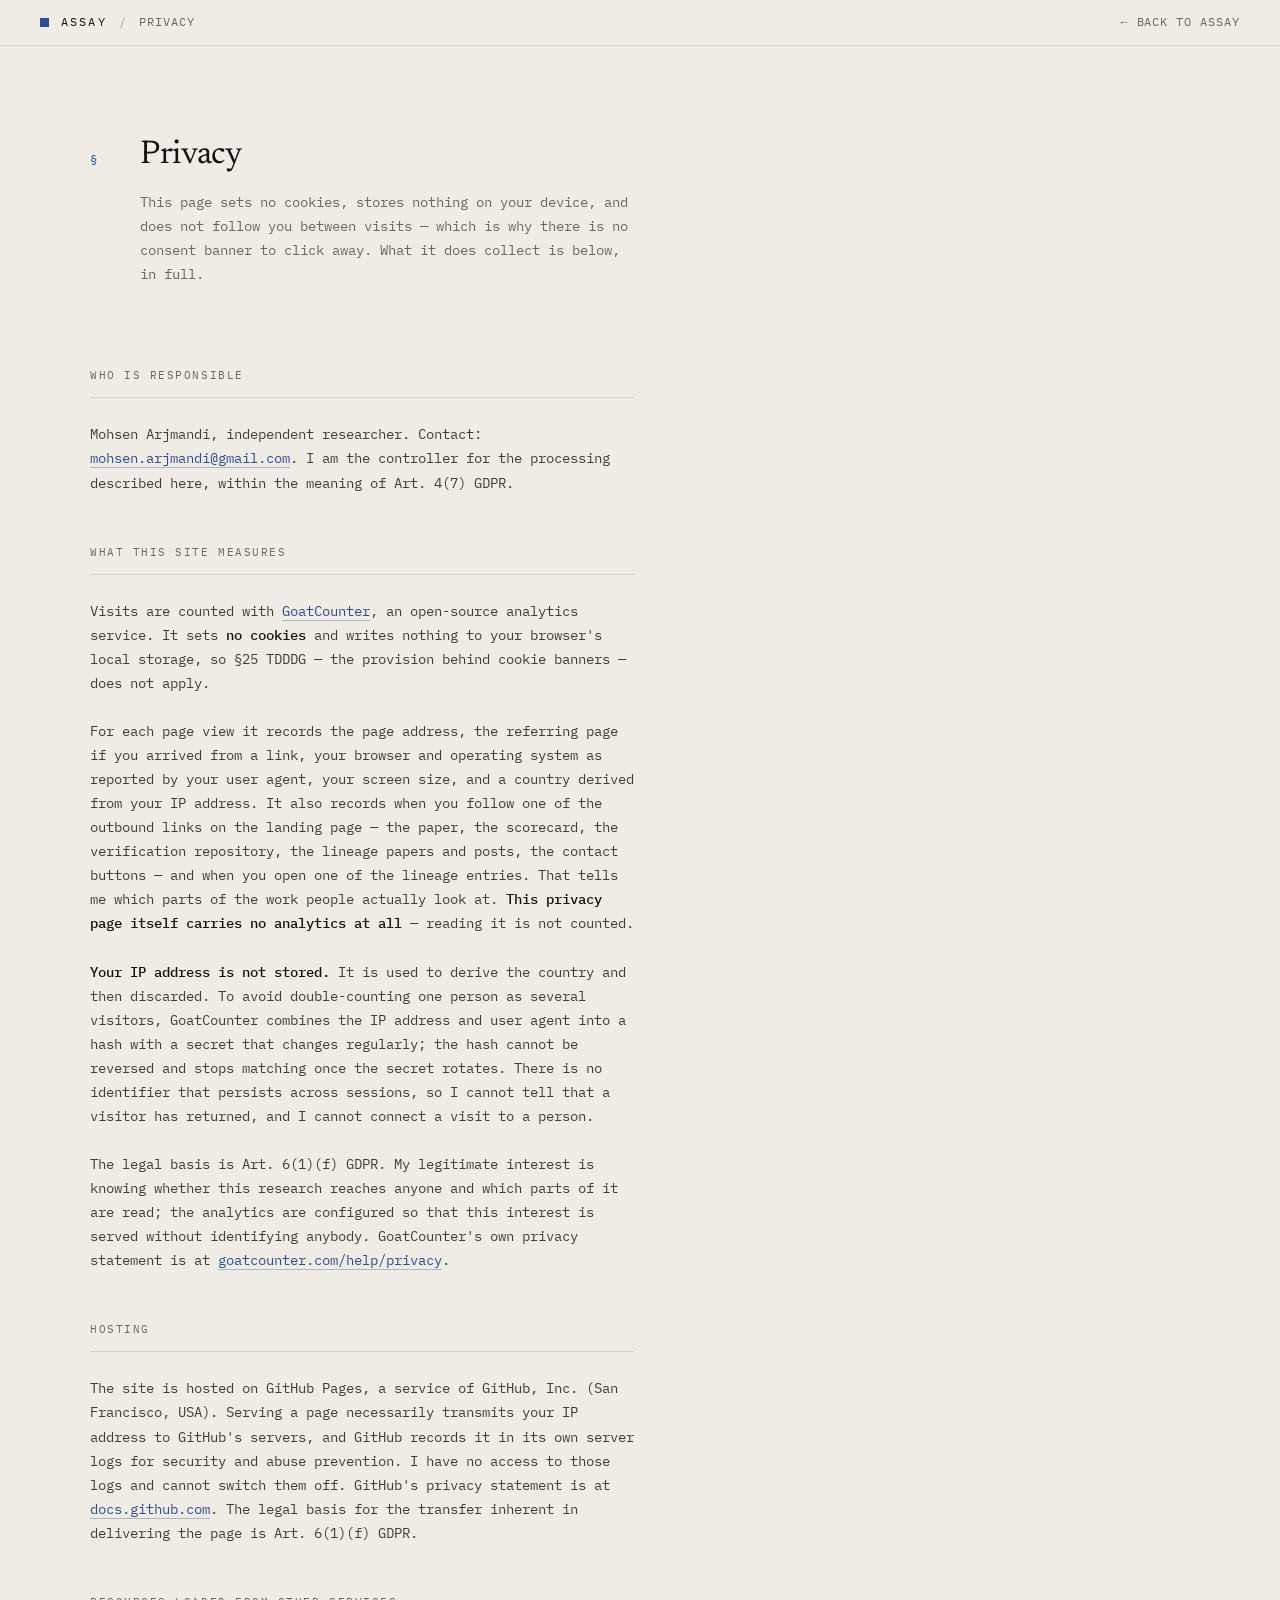
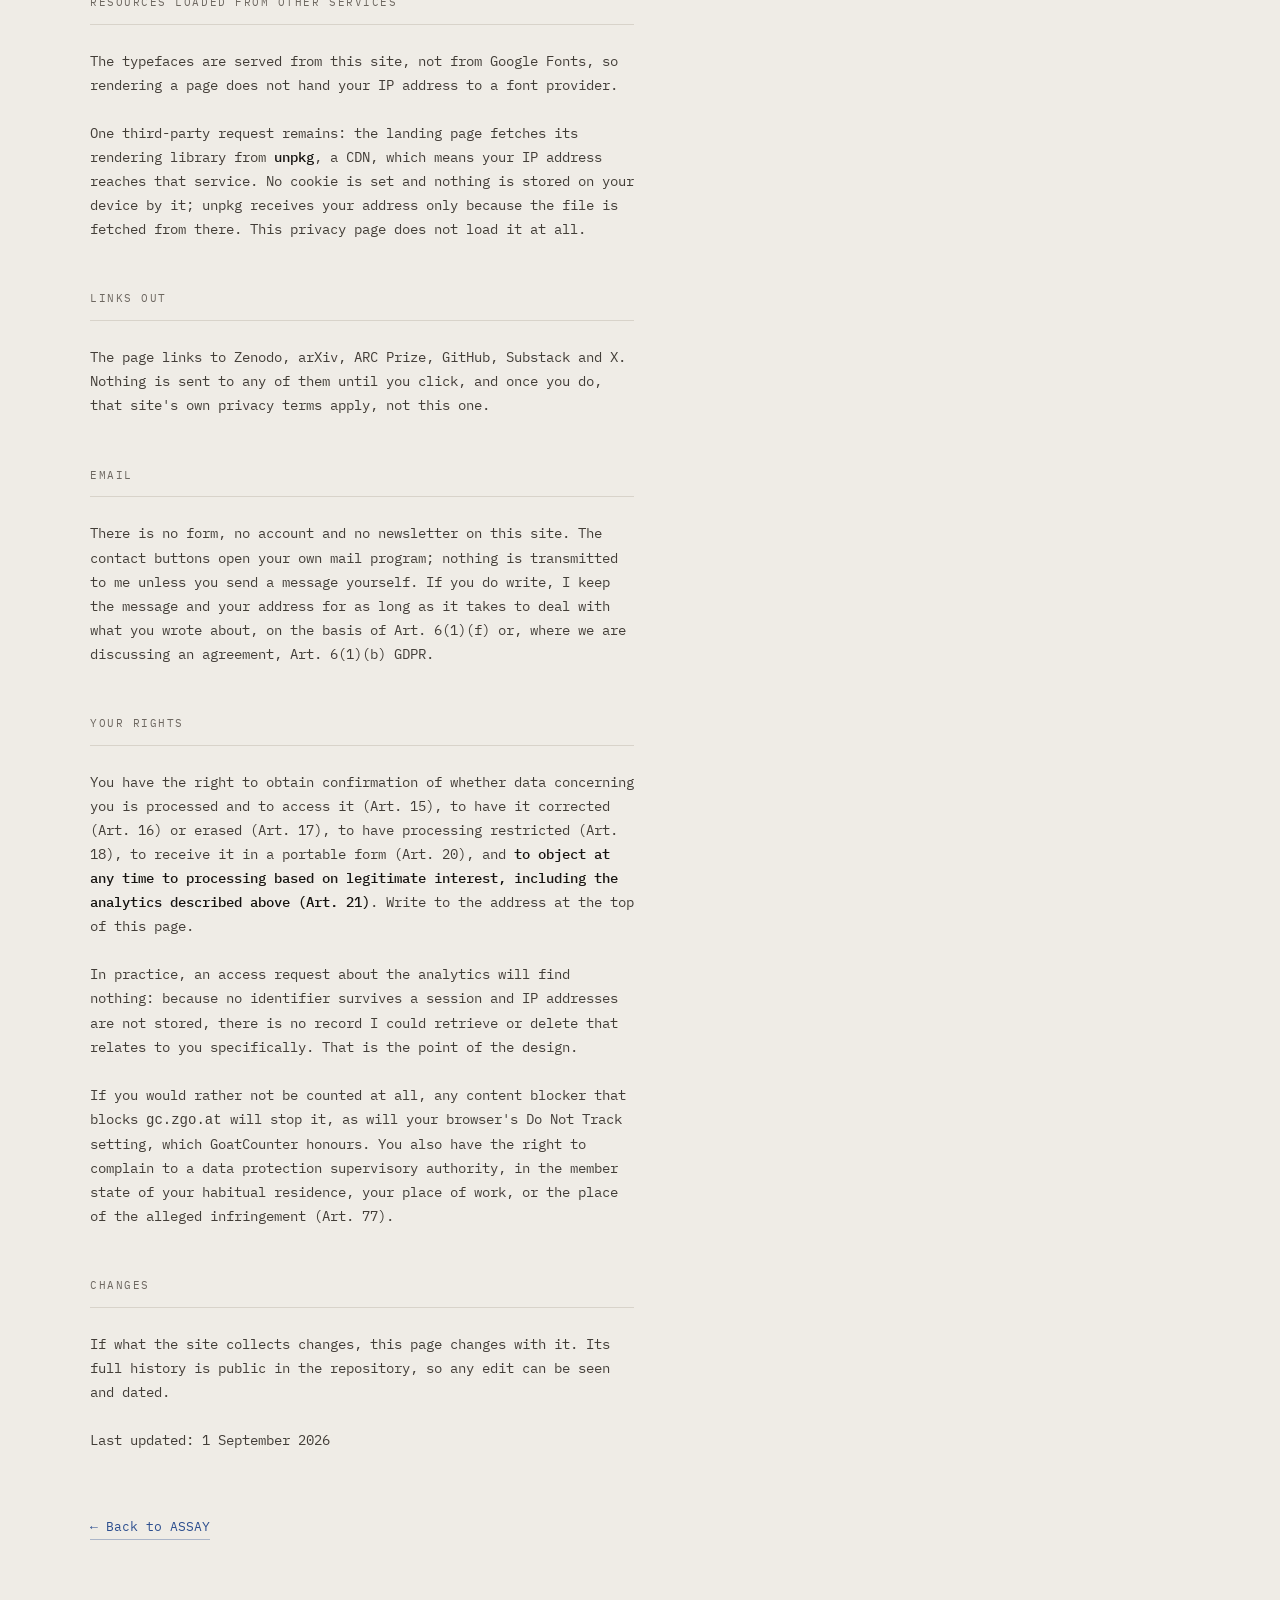
<file: privacy.html>
<!DOCTYPE html>
<html lang="en">
<head>
<meta charset="utf-8">
<meta name="viewport" content="width=device-width, initial-scale=1">
<title>Privacy — ASSAY</title>
<meta name="description" content="What this site measures and what it does not. No cookies, no tracking between sessions, no consent banner." />
<meta name="robots" content="noindex" />
<link rel="preload" as="font" type="font/woff2" crossorigin href="./fonts/ibm-plex-mono-latin-400.woff2">
<link rel="preload" as="font" type="font/woff2" crossorigin href="./fonts/newsreader-latin-var.woff2">
<link rel="stylesheet" href="./styles.css">
</head>
<body>
<div class="page">

  <div class="nav">
    <div class="nav__brand">
      <span class="nav__mark"></span>
      <span class="nav__name">ASSAY</span>
      <span class="nav__sep">/</span>
      <span class="nav__tag">privacy</span>
    </div>
    <div class="nav__links">
      <a href="./index.html">← Back to ASSAY</a>
    </div>
  </div>

  <section>
    <div class="wrap">
      <div class="shead">
        <span class="shead__num">§</span>
        <div>
          <h1 class="h2">Privacy</h1>
          <p class="lede">This page sets no cookies, stores nothing on your device, and does not follow you between visits — which is why there is no consent banner to click away. What it does collect is below, in full.</p>
        </div>
      </div>

      <div class="prose">

        <div class="psec">
          <span class="eyebrow">Who is responsible</span>
          <p>Mohsen Arjmandi, independent researcher. Contact: <a href="mailto:mohsen.arjmandi@gmail.com">mohsen.arjmandi@gmail.com</a>. I am the controller for the processing described here, within the meaning of Art. 4(7) GDPR.</p>
        </div>

        <div class="psec">
          <span class="eyebrow">What this site measures</span>
          <p>Visits are counted with <a href="https://www.goatcounter.com" target="_blank" rel="noopener">GoatCounter</a>, an open-source analytics service. It sets <strong>no cookies</strong> and writes nothing to your browser's local storage, so §25 TDDDG — the provision behind cookie banners — does not apply.</p>
          <p>For each page view it records the page address, the referring page if you arrived from a link, your browser and operating system as reported by your user agent, your screen size, and a country derived from your IP address. It also records when you follow one of the outbound links on the landing page — the paper, the scorecard, the verification repository, the lineage papers and posts, the contact buttons — and when you open one of the lineage entries. That tells me which parts of the work people actually look at. <strong>This privacy page itself carries no analytics at all</strong> — reading it is not counted.</p>
          <p><strong>Your IP address is not stored.</strong> It is used to derive the country and then discarded. To avoid double-counting one person as several visitors, GoatCounter combines the IP address and user agent into a hash with a secret that changes regularly; the hash cannot be reversed and stops matching once the secret rotates. There is no identifier that persists across sessions, so I cannot tell that a visitor has returned, and I cannot connect a visit to a person.</p>
          <p>The legal basis is Art. 6(1)(f) GDPR. My legitimate interest is knowing whether this research reaches anyone and which parts of it are read; the analytics are configured so that this interest is served without identifying anybody. GoatCounter's own privacy statement is at <a href="https://www.goatcounter.com/help/privacy" target="_blank" rel="noopener">goatcounter.com/help/privacy</a>.</p>
        </div>

        <div class="psec">
          <span class="eyebrow">Hosting</span>
          <p>The site is hosted on GitHub Pages, a service of GitHub, Inc. (San Francisco, USA). Serving a page necessarily transmits your IP address to GitHub's servers, and GitHub records it in its own server logs for security and abuse prevention. I have no access to those logs and cannot switch them off. GitHub's privacy statement is at <a href="https://docs.github.com/site-policy/privacy-policies/github-privacy-statement" target="_blank" rel="noopener">docs.github.com</a>. The legal basis for the transfer inherent in delivering the page is Art. 6(1)(f) GDPR.</p>
        </div>

        <div class="psec">
          <span class="eyebrow">Resources loaded from other services</span>
          <p>The typefaces are served from this site, not from Google Fonts, so rendering a page does not hand your IP address to a font provider.</p>
          <p>One third-party request remains: the landing page fetches its rendering library from <strong>unpkg</strong>, a CDN, which means your IP address reaches that service. No cookie is set and nothing is stored on your device by it; unpkg receives your address only because the file is fetched from there. This privacy page does not load it at all.</p>
        </div>

        <div class="psec">
          <span class="eyebrow">Links out</span>
          <p>The page links to Zenodo, arXiv, ARC Prize, GitHub, Substack and X. Nothing is sent to any of them until you click, and once you do, that site's own privacy terms apply, not this one.</p>
        </div>

        <div class="psec">
          <span class="eyebrow">Email</span>
          <p>There is no form, no account and no newsletter on this site. The contact buttons open your own mail program; nothing is transmitted to me unless you send a message yourself. If you do write, I keep the message and your address for as long as it takes to deal with what you wrote about, on the basis of Art. 6(1)(f) or, where we are discussing an agreement, Art. 6(1)(b) GDPR.</p>
        </div>

        <div class="psec">
          <span class="eyebrow">Your rights</span>
          <p>You have the right to obtain confirmation of whether data concerning you is processed and to access it (Art. 15), to have it corrected (Art. 16) or erased (Art. 17), to have processing restricted (Art. 18), to receive it in a portable form (Art. 20), and <strong>to object at any time to processing based on legitimate interest, including the analytics described above (Art. 21)</strong>. Write to the address at the top of this page.</p>
          <p>In practice, an access request about the analytics will find nothing: because no identifier survives a session and IP addresses are not stored, there is no record I could retrieve or delete that relates to you specifically. That is the point of the design.</p>
          <p>If you would rather not be counted at all, any content blocker that blocks <code>gc.zgo.at</code> will stop it, as will your browser's Do Not Track setting, which GoatCounter honours. You also have the right to complain to a data protection supervisory authority, in the member state of your habitual residence, your place of work, or the place of the alleged infringement (Art. 77).</p>
        </div>

        <div class="psec">
          <span class="eyebrow">Changes</span>
          <p>If what the site collects changes, this page changes with it. Its full history is public in the repository, so any edit can be seen and dated.</p>
          <p class="updated">Last updated: 1 September 2026</p>
        </div>

        <a class="pback" href="./index.html">← Back to ASSAY</a>
      </div>
    </div>
  </section>

</div>
</body>
</html>
</file>
<file: styles.css>
/* ── faces ─────────────────────────────────────────────────────────
   Self-hosted, so rendering a page contacts no one but this origin.
   Latin subsets only, and only the weights the page uses: Newsreader
   as a variable font for display, IBM Plex Mono at 400 and 500. No
   italics — the design uses none. Both are SIL Open Font License;
   see fonts/LICENSE-*.txt.
   ───────────────────────────────────────────────────────────────── */
@font-face {
  font-family: 'Newsreader';
  font-style: normal;
  font-weight: 200 700;
  font-display: swap;
  src: url('./fonts/newsreader-latin-var.woff2') format('woff2-variations');
}
@font-face {
  font-family: 'IBM Plex Mono';
  font-style: normal;
  font-weight: 400;
  font-display: swap;
  src: url('./fonts/ibm-plex-mono-latin-400.woff2') format('woff2');
}
@font-face {
  font-family: 'IBM Plex Mono';
  font-style: normal;
  font-weight: 500;
  font-display: swap;
  src: url('./fonts/ibm-plex-mono-latin-500.woff2') format('woff2');
}

/* ─────────────────────────────────────────────────────────────
   ASSAY — design tokens
   Two faces: Newsreader for display, IBM Plex Mono for the
   instrument voice. Eight type steps, one 4px space grid.
   ───────────────────────────────────────────────────────────── */
:root {
  /* paper */
  --ground:      #efece6;
  --ground-alt:  #f4f2ee;
  --raised:      #faf9f6;
  --card:        #f7f5f1;
  --card-hover:  #eeebe4;

  /* ink */
  --ink:         #1a1815;
  --ink-strong:  #14120f;
  --ink-body:    #423d37;
  --ink-mute:    #6d6760;
  --ink-faint:   #a9a29a;

  /* rules */
  --rule:        #d8d3ca;
  --rule-soft:   #e4e0d8;

  /* accent */
  --accent:      #2d4f8f;
  --accent-deep: #17325f;
  --accent-wash: #eef1f7;
  --accent-rule: #dfe4ef;

  /* dark band */
  --dark:        #1a1815;
  --dark-sunk:   #131110;
  --dark-rule:   #3b352d;
  --dark-ink:    #eae6de;
  --dark-body:   #c4bdb2;
  --dark-mute:   #8b8478;
  --accent-lift: #94aad3;

  /* faces */
  --mono:  'IBM Plex Mono', ui-monospace, SFMono-Regular, Menlo, monospace;
  --serif: Newsreader, 'Iowan Old Style', Georgia, serif;

  /* type scale — 8 steps, no half pixels */
  --fs-label:  11px;
  --fs-micro:  12px;
  --fs-sm:     13px;
  --fs-base:   14px;
  --fs-lede:   15px;
  --fs-h3:     clamp(19px, 2.1vw, 22px);
  --fs-h2:     clamp(25px, 3.2vw, 33px);
  --fs-h1:     clamp(31px, 5.2vw, 52px);
  --fs-metric: clamp(44px, 7.5vw, 64px);
  --fs-quote:  clamp(17px, 2.2vw, 20px);

  --lh-tight: 1.14;
  --lh-snug:  1.35;
  --lh-body:  1.72;

  --ls-caps:  0.14em;

  /* space — 4px grid */
  --s1: 4px;  --s2: 8px;  --s3: 12px; --s4: 16px;
  --s5: 24px; --s6: 32px; --s7: 48px; --s8: 64px; --s9: 96px;

  --wrap:  1180px;
  --pad-x: clamp(20px, 4vw, 40px);
  --pad-y: clamp(52px, 7vw, 88px);
}

* { box-sizing: border-box; }
body { margin: 0; background: var(--ground); }
html { scroll-behavior: smooth; }
@media (prefers-reduced-motion: reduce) {
  html { scroll-behavior: auto; }
  * { transition: none !important; }
}
::selection { background: var(--accent-rule); }

/* ── links ─────────────────────────────────────────────── */
a { color: var(--accent); text-decoration: none; border-bottom: 1px solid rgba(45,79,143,0.35); transition: color .12s ease, border-color .12s ease; }
a:hover { color: var(--accent-deep); border-bottom-color: var(--accent-deep); }
:focus-visible { outline: 2px solid var(--accent); outline-offset: 2px; }
.band--dark :focus-visible { outline-color: var(--accent-lift); }

/* ── shell ─────────────────────────────────────────────── */
.page {
  background: var(--ground);
  color: var(--ink);
  font-family: var(--mono);
  font-size: var(--fs-base);
  line-height: var(--lh-body);
  -webkit-font-smoothing: antialiased;
  overflow-wrap: break-word;
}
.wrap { max-width: var(--wrap); margin: 0 auto; padding: var(--pad-y) var(--pad-x); }
.band { border-top: 1px solid var(--rule); scroll-margin-top: 64px; }
.band--alt  { background: var(--ground-alt); }
.band--tint { background: var(--raised); }
.band--dark { background: var(--dark); color: var(--dark-ink); }

/* ── nav ───────────────────────────────────────────────── */
.nav {
  position: sticky; top: 0; z-index: 20;
  display: flex; align-items: center; justify-content: space-between;
  gap: var(--s5); flex-wrap: nowrap;
  padding: var(--s3) var(--pad-x);
  background: rgba(239,236,230,0.92);
  backdrop-filter: blur(8px);
  border-bottom: 1px solid var(--rule);
  font-size: var(--fs-micro); letter-spacing: 0.08em;
  text-transform: uppercase; color: var(--ink-mute);
}
.nav__brand { display: flex; align-items: center; gap: var(--s3); min-width: 0; overflow: hidden; }
.nav__mark { width: 9px; height: 9px; background: var(--accent); display: block; flex: 0 0 auto; }
.nav__name { color: var(--ink); letter-spacing: 0.18em; flex: 0 0 auto; }
.nav__sep { color: var(--ink-faint); flex: 0 0 auto; }
.nav__tag { overflow: hidden; text-overflow: ellipsis; white-space: nowrap; min-width: 0; }
.nav__links { display: flex; align-items: center; flex-wrap: nowrap; gap: var(--s5); overflow-x: auto; scrollbar-width: none; min-width: 0; margin-left: auto; white-space: nowrap; }
.nav__links::-webkit-scrollbar { display: none; }
.nav__links a { color: var(--ink-mute); border: 0; }
.nav__links a:hover { color: var(--ink); }

/* ── section headers ───────────────────────────────────── */
.shead { display: grid; grid-template-columns: 26px 1fr; gap: var(--s5); align-items: baseline; margin-bottom: var(--s7); }
.shead__num { font-size: var(--fs-micro); color: var(--accent); letter-spacing: 0.1em; }
.band--dark .shead__num { color: var(--accent-lift); }
.h1 { font-family: var(--serif); font-weight: 300; font-size: var(--fs-h1); line-height: var(--lh-tight); letter-spacing: -0.015em; margin: 0 0 var(--s6); color: var(--ink-strong); text-wrap: balance; }
.h2 { font-family: var(--serif); font-weight: 400; font-size: var(--fs-h2); line-height: var(--lh-snug); letter-spacing: -0.01em; margin: 0; color: var(--ink-strong); text-wrap: balance; }
.band--dark .h2 { color: var(--raised); }
.h3 { font-family: var(--serif); font-weight: 400; font-size: var(--fs-h3); line-height: var(--lh-snug); margin: 0; color: var(--ink-strong); }
.lede { margin: var(--s3) 0 0; color: var(--ink-mute); font-size: var(--fs-base); line-height: var(--lh-body); max-width: 62ch; }
.band--dark .lede { color: var(--dark-mute); }

.eyebrow { font-size: var(--fs-label); letter-spacing: var(--ls-caps); text-transform: uppercase; color: var(--ink-mute); }
.eyebrow--accent { color: var(--accent); }
.band--dark .eyebrow { color: var(--dark-mute); }
.band--dark .eyebrow--accent { color: var(--accent-lift); }
.eyebrow.block__label { font-size: var(--fs-lede); }

/* a labelled sub-block inside a section */
.block { margin-top: var(--s8); }
.block__label { display: block; padding-bottom: var(--s3); border-bottom: 1px solid var(--rule); margin-bottom: 0; }
.band--dark .block__label { border-bottom-color: var(--dark-rule); }

.note { margin: var(--s5) 0 0; font-size: var(--fs-micro); color: var(--ink-mute); max-width: 78ch; line-height: var(--lh-body); }
.note--body { font-size: var(--fs-base); color: var(--ink-body); max-width: 70ch; }
.band--dark .note--body { color: var(--dark-body); }

/* ── hairline cell grid ────────────────────────────────── */
.cells { display: grid; gap: 1px; background: var(--rule); border: 1px solid var(--rule); }
.cells--2 { grid-template-columns: repeat(auto-fit, minmax(min(100%, 300px), 1fr)); }
.cells--3 { grid-template-columns: repeat(auto-fit, minmax(min(100%, 330px), 1fr)); }
.cells--5 { grid-template-columns: repeat(auto-fit, minmax(min(100%, 200px), 1fr)); }
.cell { background: var(--card); padding: var(--s5) var(--s5) var(--s6); }
.cell--raised { background: var(--raised); }
.cell__label { display: block; margin-bottom: var(--s4); }
.cell__body { font-size: var(--fs-sm); color: var(--ink-body); line-height: var(--lh-body); }
.band--dark .cells { background: var(--dark-rule); border-color: var(--dark-rule); }
.band--dark .cell { background: var(--dark-sunk); }
.band--dark .cell__body { color: var(--dark-body); }
.eyebrow.cell__label { font-size: var(--fs-base); }

/* ── key/value rows ───────────────────────────────────── */
.rows { display: grid; }
.row {
  display: grid; grid-template-columns: minmax(140px, 0.3fr) 1fr;
  gap: var(--s2) var(--s5);
  padding: var(--s4) 0;
  font-size: var(--fs-sm);
  border-bottom: 1px solid var(--rule-soft);
  align-items: baseline;
}
.row:last-child { border-bottom: 0; }
.row__k { color: var(--ink); }
.row__k--accent { color: var(--accent); font-size: var(--fs-label); letter-spacing: var(--ls-caps); text-transform: uppercase; }
.row__k { font-size: var(--fs-lede); }
.row__k--accent { font-size: var(--fs-sm); }
.row__v { color: var(--ink-body); line-height: var(--lh-body); max-width: 74ch; }
@media (max-width: 620px) {
  .row { grid-template-columns: 1fr; }
}

/* ── rule lists (was: detached middle dots) ────────────── */
.rules { list-style: none; margin: var(--s5) 0 0; padding: 0; display: grid; gap: var(--s4); font-size: var(--fs-sm); color: var(--ink-body); }
.rules li { position: relative; padding-left: 22px; line-height: var(--lh-body); }
.rules li::before {
  content: ""; position: absolute; left: 0; top: 0.79em;
  width: 5px; height: 5px; background: var(--accent);
}
.band--dark .rules { color: var(--dark-body); }
.band--dark .rules li::before { background: var(--accent-lift); }

/* ── buttons ───────────────────────────────────────────── */
.btns { display: flex; flex-wrap: wrap; gap: var(--s3); }
.btn {
  border: 1px solid var(--ink); background: transparent; color: var(--ink);
  padding: 13px 22px; font-size: var(--fs-sm); letter-spacing: 0.06em;
  text-transform: uppercase; font-family: var(--mono);
  transition: background .14s ease, border-color .14s ease, color .14s ease;
}
.btn--solid { background: var(--ink); color: var(--raised); }
.btn--solid:hover { background: var(--accent); border-color: var(--accent); color: var(--raised); }
.btn--ghost { border-color: #b8b1a7; }
.btn--ghost:hover { border-color: var(--ink); background: var(--card-hover); color: var(--ink); }
.band--dark .btn--solid { background: var(--raised); border-color: var(--raised); color: var(--ink); }
.band--dark .btn--solid:hover { background: var(--accent-lift); border-color: var(--accent-lift); color: var(--ink); }
.band--dark .btn--ghost { border-color: #4a453e; color: var(--dark-ink); }
.band--dark .btn--ghost:hover { border-color: var(--raised); background: transparent; color: var(--raised); }

/* ── metric card ───────────────────────────────────────── */
.stat { border: 1px solid var(--rule); background: var(--card); }
.stat__head { display: flex; flex-wrap: wrap; align-items: flex-end; justify-content: space-between; gap: var(--s4) var(--s5); padding: var(--s5) var(--s5) var(--s5); }
.stat__num { font-family: var(--serif); font-size: var(--fs-metric); line-height: 1; font-weight: 400; letter-spacing: -0.02em; color: var(--ink-strong); font-variant-numeric: tabular-nums; }
.stat__num + .eyebrow { display: block; margin-top: var(--s2); }
.stat__meta { font-size: var(--fs-micro); color: var(--ink-mute); display: flex; flex-wrap: wrap; gap: var(--s1) var(--s4); margin-left: auto; }
.stat__row { border-top: 1px solid var(--rule-soft); padding: var(--s4) var(--s5); font-size: var(--fs-sm); color: var(--ink-body); display: flex; justify-content: space-between; gap: var(--s4); }
.stat__val { color: var(--accent); font-variant-numeric: tabular-nums; }
.stat__foot { border-top: 1px solid var(--rule); padding: var(--s3) var(--s5); background: var(--ground); font-size: var(--fs-micro); }

/* ── figures ───────────────────────────────────────────── */
.fig { margin: 0; }
.fig--lead { margin-top: var(--s9); border-top: 1px solid var(--rule); padding-top: var(--s5); }
.fig--half { max-width: 720px; }
.fig__label { display: flex; justify-content: space-between; align-items: baseline; gap: var(--s4); border-bottom: 1px solid var(--rule); padding-bottom: var(--s3); margin-bottom: var(--s4); }
.fig--lead .fig__label { border-bottom: 0; padding-bottom: 0; }
.band--dark .fig__label { border-bottom-color: var(--dark-rule); }
.fig canvas { display: block; width: 100%; height: auto; }
.fig__cap { font-size: var(--fs-micro); color: var(--ink-mute); margin-top: var(--s4); max-width: 68ch; line-height: var(--lh-body); }
.band--dark .fig__cap { color: var(--dark-mute); }
@media (max-width: 620px) {
  /* Fig. 1 carries a title and a stage list; side by side they break
     mid-phrase on a phone, so give each its own full-width line. */
  .fig__label { flex-direction: column; align-items: flex-start; gap: var(--s2); }
}

/* ── data table ────────────────────────────────────────── */
.tablewrap { overflow-x: auto; border: 1px solid var(--rule); background: var(--raised); }
.table { width: 100%; border-collapse: collapse; font-size: var(--fs-sm); min-width: 760px; font-variant-numeric: tabular-nums; }
.table th {
  text-align: left; font-weight: 400; padding: var(--s4) var(--s4);
  border-bottom: 1px solid var(--rule);
  font-size: var(--fs-label); letter-spacing: 0.1em; text-transform: uppercase; color: var(--ink-mute);
  white-space: nowrap;
}
.table td { padding: var(--s4); border-bottom: 1px solid var(--rule-soft); }
.table tbody tr:last-child td { border-bottom: 0; }
.table .num { text-align: right; }
.table .mute { color: var(--ink-mute); }
.table .nil { color: var(--ink-mute); text-align: right; }
.table .yes { color: var(--accent); text-align: right; }
.table tr.is-ours { background: #f0eee8; }
.table tr.is-ours td:first-child { border-left: 2px solid var(--accent); }
.table tr.is-ours .regime { color: var(--accent); }

/* ── terminal ──────────────────────────────────────────────
   A fixed key gutter plus a wrapping value column, so a long
   --expect-head hash wraps under itself instead of being
   clipped by an overflow scroller.
   ───────────────────────────────────────────────────────── */
.term { border: 1px solid var(--dark-rule); background: var(--dark-sunk); padding: var(--s5) var(--s5); }
.term + .term { margin-top: var(--s5); }
.term__line {
  display: flex; gap: 1ch;
  font-family: var(--mono); font-size: var(--fs-sm); line-height: 1.9;
  color: var(--dark-body);
}
.term__k { flex: 0 0 7ch; color: var(--dark-mute); }
.term__v { flex: 1 1 auto; min-width: 0; white-space: pre-wrap; overflow-wrap: anywhere; }
.term__ok { color: var(--accent-lift); }
@media (max-width: 620px) {
  .term__line { display: grid; grid-template-columns: 1fr; gap: 0; }
  .term__line + .term__line { margin-top: var(--s2); }
}

/* ── download rows ─────────────────────────────────────── */
.dl { display: grid; gap: 1px; background: var(--dark-rule); border: 1px solid var(--dark-rule); margin-top: var(--s6); }
.dl a {
  display: flex; justify-content: space-between; align-items: center; gap: var(--s4);
  background: var(--dark-sunk); padding: var(--s4) var(--s5);
  border: 0; color: var(--dark-ink); font-size: var(--fs-sm);
  transition: background .14s ease;
}
.dl a:hover { background: #211d19; color: var(--dark-ink); }
.dl__sub { display: block; font-size: var(--fs-micro); color: var(--dark-mute); margin-top: var(--s1); }
.dl__arrow { color: var(--accent-lift); flex: 0 0 auto; }

/* ── case cards ────────────────────────────────────────── */
.case { background: var(--raised); padding: var(--s5) var(--s5) var(--s6); }
.case__head { display: flex; justify-content: space-between; gap: var(--s4); margin-bottom: var(--s4); font-size: var(--fs-label); letter-spacing: 0.1em; color: var(--accent); }
.case__head span:last-child { color: var(--ink-mute); }
.case__claim { font-family: var(--serif); font-size: var(--fs-h3); line-height: var(--lh-snug); color: var(--ink-strong); margin: 0 0 var(--s3); }
.case__body { margin: 0; font-size: var(--fs-sm); color: var(--ink-mute); line-height: var(--lh-body); }

/* ── protocol panel ────────────────────────────────────── */
.panel { border: 1px solid var(--accent); background: var(--raised); margin-top: var(--s8); }
.panel__head { padding: var(--s5); border-bottom: 1px solid var(--accent-rule); }
.panel__head .h3 { margin-top: var(--s3); }
.panel__grid { display: grid; gap: 1px; background: var(--accent-rule); grid-template-columns: repeat(auto-fit, minmax(min(100%, 240px), 1fr)); }
.panel__grid > div { background: var(--raised); padding: var(--s5); }
.panel__foot { padding: var(--s5); border-top: 1px solid var(--accent-rule); font-family: var(--serif); font-size: var(--fs-quote); line-height: 1.55; color: var(--ink-strong); text-wrap: pretty; }

/* ── lineage timeline: real disclosure rows ────────────── */
.tl { border-top: 1px solid var(--rule); }
.tl__item { border-bottom: 1px solid var(--rule-soft); }
.tl__item[open] { background: var(--ground-alt); }
.tl__item--lead { background: var(--ground-alt); }
.tl__sum {
  display: grid; grid-template-columns: 74px 1fr 16px;
  gap: var(--s2) var(--s5); align-items: baseline;
  padding: var(--s5) var(--s4);
  cursor: pointer; list-style: none;
  transition: background .14s ease;
}
.tl__sum::-webkit-details-marker { display: none; }
.tl__sum:hover { background: var(--card-hover); }
.tl__sum:focus-visible { outline: 2px solid var(--accent); outline-offset: -2px; }
.tl__date { font-size: var(--fs-micro); color: var(--ink-mute); letter-spacing: 0.06em; white-space: nowrap; }
.tl__item--lead .tl__date, .tl__item[open] .tl__date { color: var(--accent); }
.tl__title { font-size: var(--fs-base); color: var(--ink); line-height: var(--lh-snug); }
.tl__item--lead .tl__title { font-family: var(--serif); font-size: var(--fs-h3); }
.tl__mark { position: relative; width: 16px; height: 16px; color: var(--ink-faint); justify-self: end; }
.tl__mark::before, .tl__mark::after {
  content: ""; position: absolute; background: currentColor;
  left: 50%; top: 50%; transition: transform .16s ease, opacity .16s ease;
}
.tl__mark::before { width: 11px; height: 1px; transform: translate(-50%, -50%); }
.tl__mark::after  { width: 1px; height: 11px; transform: translate(-50%, -50%); }
.tl__item[open] .tl__mark { color: var(--accent); }
.tl__item[open] .tl__mark::after { opacity: 0; transform: translate(-50%, -50%) rotate(90deg); }
.tl__sum:hover .tl__mark { color: var(--ink-mute); }
.tl__body { padding: 0 var(--s4) var(--s5) calc(74px + var(--s5) + var(--s4)); }
.tl__note { margin: 0; font-size: var(--fs-sm); color: var(--ink-mute); line-height: var(--lh-body); max-width: 68ch; }
.tl__link { display: inline-block; margin-top: var(--s4); font-size: var(--fs-micro); letter-spacing: 0.04em; }
@media (max-width: 620px) {
  .tl__sum { grid-template-columns: 1fr 16px; }
  .tl__date { grid-column: 1 / -1; }
  .tl__body { padding-left: var(--s4); }
}

/* ── project stack ─────────────────────────────────────── */
.proj { background: var(--card); padding: var(--s5); }
.proj--now { background: var(--accent-wash); border-left: 2px solid var(--accent); }
.proj .h3 { margin: var(--s3) 0 var(--s2); }
.proj__body { font-size: var(--fs-sm); color: var(--ink-mute); line-height: var(--lh-body); }
.proj--now .proj__body { color: var(--ink-body); }

/* ── layout helpers ────────────────────────────────────── */
.split { display: grid; gap: clamp(36px, 4vw, 56px); align-items: start; grid-template-columns: repeat(auto-fit, minmax(min(100%, 360px), 1fr)); }
.split--hero { gap: clamp(40px, 5vw, 72px); grid-template-columns: repeat(auto-fit, minmax(min(100%, 420px), 1fr)); }
.split--wide { grid-template-columns: repeat(auto-fit, minmax(min(100%, 320px), 1fr)); }
.stack { display: grid; gap: 1px; background: var(--rule); border: 1px solid var(--rule); }

/* ── footer ────────────────────────────────────────────── */
.foot { border-top: 1px solid var(--dark-rule); margin-top: var(--s9); padding-top: var(--s5); display: flex; flex-wrap: wrap; gap: var(--s4); justify-content: space-between; font-size: var(--fs-label); color: var(--dark-mute); letter-spacing: 0.06em; }

/* ── prose pages (privacy) ─────────────────────────────────────────
   Static pages that share the landing page's system but not its
   framework: plain HTML, no runtime, so a legal page always renders.
   ───────────────────────────────────────────────────────────────── */
.prose { max-width: 68ch; }
.prose p { margin: 0 0 var(--s5); font-size: var(--fs-base); color: var(--ink-body); line-height: var(--lh-body); }
.prose p:last-child { margin-bottom: 0; }
.prose a { overflow-wrap: anywhere; }
.prose strong { font-weight: 500; color: var(--ink-strong); }
.psec { padding: var(--s7) 0 0; }
.psec:first-of-type { padding-top: var(--s6); }
.psec > .eyebrow { display: block; padding-bottom: var(--s3); border-bottom: 1px solid var(--rule); margin-bottom: var(--s5); }
.pback { display: inline-block; margin-top: var(--s8); font-size: var(--fs-sm); }
.updated { font-size: var(--fs-micro); color: var(--ink-mute); margin: var(--s5) 0 0; }
</file>
